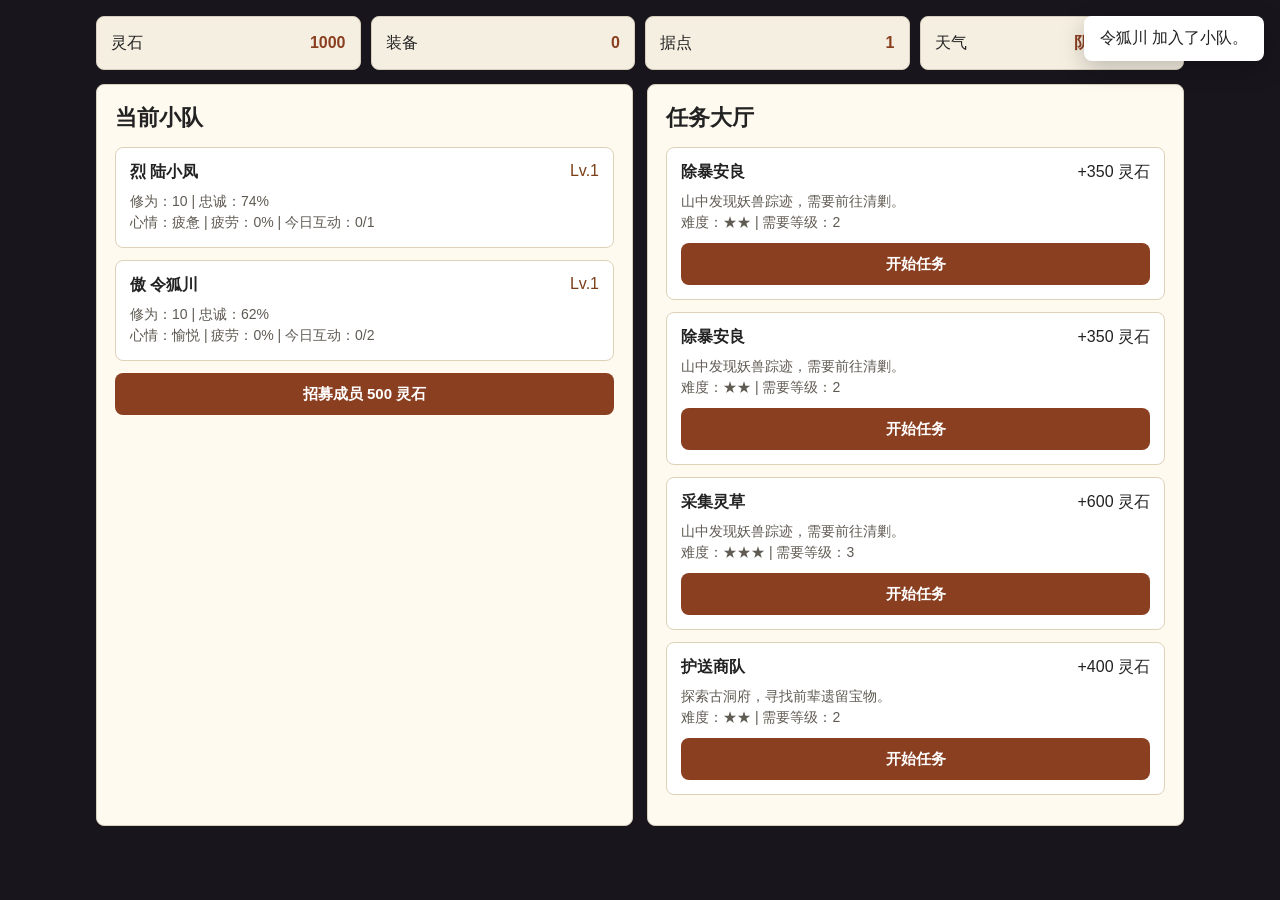
<file: index.html>
<!DOCTYPE html>
<html lang="zh-CN">
<head>
    <meta charset="UTF-8">
    <meta name="viewport" content="width=device-width, initial-scale=1.0">
    <title>修行小队 - 据点养成</title>
    <link rel="stylesheet" href="styles.css">
</head>
<body>
    <main id="game-container">
        <section id="resource-bar" aria-label="资源">
            <div class="resource-item"><span>灵石</span><strong id="money">1000</strong></div>
            <div class="resource-item"><span>装备</span><strong id="equipment-count">0</strong></div>
            <div class="resource-item"><span>据点</span><strong id="hideout-count">1</strong></div>
            <div class="resource-item"><span>天气</span><strong id="weather">晴朗 / 第 1 天</strong></div>
        </section>

        <section id="main-view">
            <div id="team-panel">
                <h1>当前小队</h1>
                <div id="team-members"></div>
                <button id="recruit-btn" class="action-btn">招募成员 500 灵石</button>
            </div>

            <div id="mission-panel">
                <h1>任务大厅</h1>
                <div id="mission-list"></div>
            </div>
        </section>

        <section id="dialog-overlay" class="hidden" aria-label="角色互动窗口">
            <div id="dialog-box">
                <div id="dialog-character">
                    <div id="character-avatar"></div>
                    <div>
                        <h2 id="character-name"></h2>
                        <p id="character-status"></p>
                    </div>
                </div>
                <p id="dialog-content"></p>
                <div id="dialog-choices"></div>
            </div>
        </section>

        <div id="notification" class="hidden"></div>
    </main>

    <script src="game.js"></script>
</body>
</html>
</file>
<file: styles.css>
* {
    box-sizing: border-box;
}

body {
    margin: 0;
    font-family: "Microsoft YaHei", Arial, sans-serif;
    background: #18151d;
    color: #222;
}

#game-container {
    max-width: 1120px;
    min-height: 100vh;
    margin: 0 auto;
    padding: 16px;
}

#resource-bar {
    display: grid;
    grid-template-columns: repeat(4, 1fr);
    gap: 10px;
    margin-bottom: 14px;
}

.resource-item {
    display: flex;
    justify-content: space-between;
    align-items: center;
    min-height: 54px;
    padding: 12px 14px;
    border: 1px solid #d7cfbd;
    border-radius: 8px;
    background: #f5efe1;
}

.resource-item strong {
    color: #8a3f21;
}

#main-view {
    display: grid;
    grid-template-columns: 1fr 1fr;
    gap: 14px;
}

#team-panel,
#mission-panel {
    min-height: 520px;
    padding: 18px;
    border: 1px solid #d7cfbd;
    border-radius: 8px;
    background: #fffaf0;
}

h1 {
    margin: 0 0 14px;
    font-size: 22px;
}

.member-card,
.mission-card {
    margin-bottom: 12px;
    padding: 14px;
    border: 1px solid #ddd1b8;
    border-radius: 8px;
    background: #fff;
}

.member-card {
    cursor: pointer;
}

.member-card:hover {
    border-color: #a66a35;
}

.member-header,
.mission-header {
    display: flex;
    justify-content: space-between;
    gap: 12px;
    margin-bottom: 8px;
}

.member-name,
.mission-name {
    font-weight: 700;
}

.member-level {
    color: #7a3f18;
}

.member-stats,
.mission-desc,
.mission-requirement,
.member-mood {
    color: #5f5a52;
    font-size: 14px;
    line-height: 1.5;
}

.action-btn,
.mission-btn,
.dialog-choice {
    width: 100%;
    min-height: 42px;
    border: 0;
    border-radius: 8px;
    background: #8a3f21;
    color: #fff;
    font-size: 15px;
    font-weight: 700;
    cursor: pointer;
}

.action-btn:hover,
.mission-btn:hover,
.dialog-choice:hover {
    background: #6e3119;
}

.action-btn:disabled,
.mission-btn:disabled {
    background: #999;
    cursor: not-allowed;
}

.mission-btn {
    margin-top: 10px;
}

#dialog-overlay {
    position: fixed;
    inset: 0;
    display: flex;
    align-items: center;
    justify-content: center;
    padding: 16px;
    background: rgba(0, 0, 0, 0.68);
}

#dialog-box {
    width: min(620px, 100%);
    max-height: 88vh;
    overflow: auto;
    padding: 22px;
    border-radius: 8px;
    background: #fffaf0;
}

#dialog-character {
    display: flex;
    gap: 14px;
    align-items: center;
    padding-bottom: 14px;
    border-bottom: 1px solid #ddd1b8;
}

#character-avatar {
    display: grid;
    place-items: center;
    width: 64px;
    height: 64px;
    border-radius: 50%;
    background: #ead8b9;
    font-size: 30px;
}

#character-name {
    margin: 0 0 6px;
    font-size: 20px;
}

#character-status {
    margin: 0;
    color: #5f5a52;
    line-height: 1.5;
}

#dialog-content {
    min-height: 72px;
    padding: 14px;
    border-radius: 8px;
    background: #fff;
    line-height: 1.7;
}

#dialog-choices {
    display: grid;
    gap: 10px;
}

.dialog-choice {
    padding: 10px 12px;
    text-align: left;
    background: #365b4f;
}

.dialog-choice:hover {
    background: #29463d;
}

#notification {
    position: fixed;
    top: 16px;
    right: 16px;
    max-width: 320px;
    padding: 12px 16px;
    border-radius: 8px;
    background: #fff;
    box-shadow: 0 8px 24px rgba(0, 0, 0, 0.22);
}

.hidden {
    display: none !important;
}

@media (max-width: 760px) {
    #resource-bar,
    #main-view {
        grid-template-columns: 1fr;
    }
}
</file>
